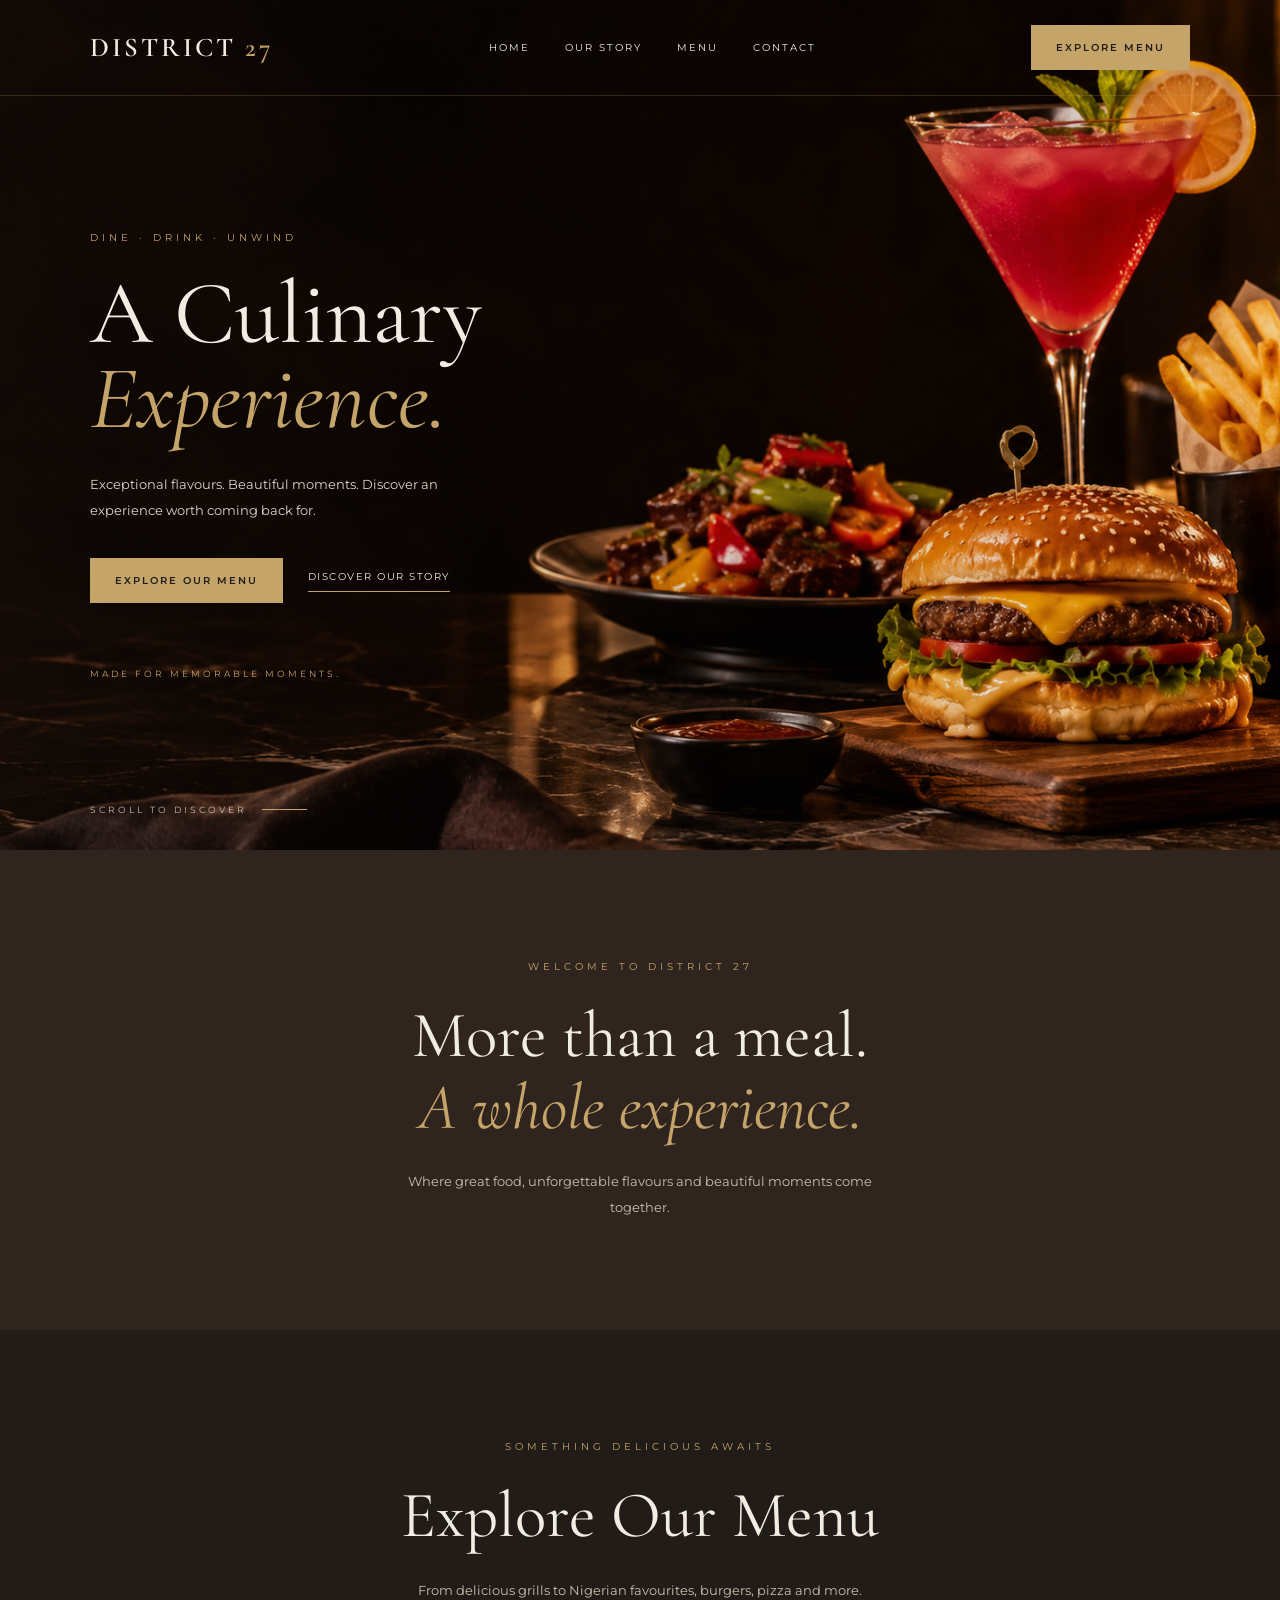
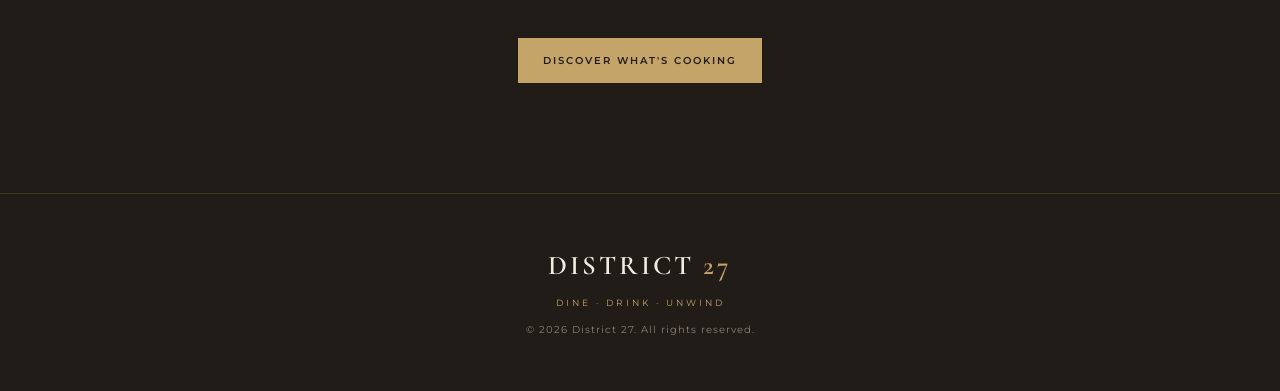
<file: index.html>
<!DOCTYPE html>
<html lang="en">
<head>
    <meta charset="UTF-8">
    <meta name="viewport" content="width=device-width, initial-scale=1.0">

    <title>District 27 | A Taste of Excellence</title>

    <link rel="stylesheet" href="style.css">

    <link rel="preconnect" href="https://fonts.googleapis.com">
    <link rel="preconnect" href="https://fonts.gstatic.com" crossorigin>

    <link href="https://fonts.googleapis.com/css2?family=Cormorant+Garamond:wght@400;500;600;700&family=Montserrat:wght@300;400;500;600;700&family=Allura&display=swap" rel="stylesheet">
</head>

<body>

    <header class="navbar">

        <a href="index.html" class="logo">
            DISTRICT <span>27</span>
        </a>

        <nav>
            <a href="index.html">HOME</a>
            <a href="#story">OUR STORY</a>
            <a href="menu.html">MENU</a>
            <a href="#contact">CONTACT</a>
        </nav>

        <a href="menu.html" class="nav-button">EXPLORE MENU</a>

    </header>


    <main>

        <section class="hero">

            <div class="hero-content">

                <p class="eyebrow">DINE · DRINK · UNWIND</p>

                <h1>
                    A Culinary
                    <span>Experience.</span>
                </h1>

                <p class="hero-description">
                    Exceptional flavours. Beautiful moments.
                    Discover an experience worth coming back for.
                </p>

                <div class="hero-buttons">

                    <a href="menu.html" class="primary-button">
                        EXPLORE OUR MENU
                    </a>

                    <a href="#story" class="secondary-button">
                        DISCOVER OUR STORY
                    </a>

                </div>

                <p class="hero-note">
                    MADE FOR MEMORABLE MOMENTS.
                </p>

            </div>

            <div class="scroll-indicator">
                SCROLL TO DISCOVER
                <span></span>
            </div>

        </section>


        <section class="intro" id="story">

            <p class="eyebrow">WELCOME TO DISTRICT 27</p>

            <h2>
                More than a meal.
                <span>A whole experience.</span>
            </h2>

            <p>
                Where great food, unforgettable flavours and
                beautiful moments come together.
            </p>

        </section>


        <section class="menu-preview" id="menu">

            <p class="eyebrow">SOMETHING DELICIOUS AWAITS</p>

            <h2>Explore Our Menu</h2>

            <p>
                From delicious grills to Nigerian favourites,
                burgers, pizza and more.
            </p>

            <a href="menu.html" class="primary-button">
                DISCOVER WHAT'S COOKING
            </a>

        </section>

    </main>


    <footer id="contact">

        <a href="index.html" class="logo">
            DISTRICT <span>27</span>
        </a>

        <p>DINE · DRINK · UNWIND</p>

        <p class="copyright">
            © 2026 District 27. All rights reserved.
        </p>

    </footer>

</body>
</html>
</file>
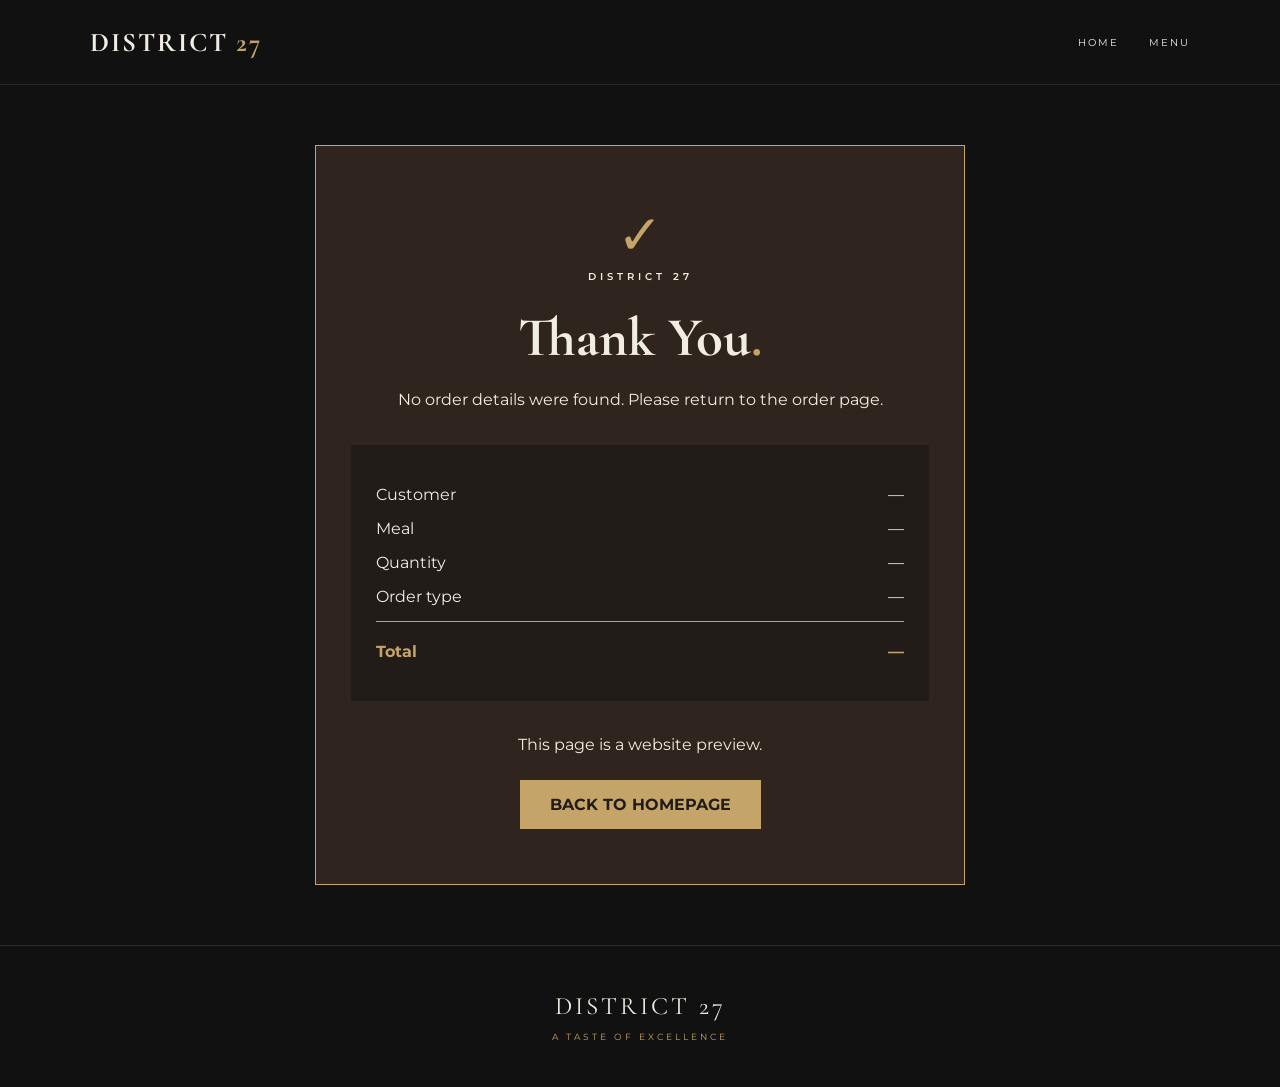
<file: confirmation.html>
<!DOCTYPE html>
<html lang="en">
<head>
    <meta charset="UTF-8">
    <meta name="viewport" content="width=device-width, initial-scale=1.0">
    <title>District 27 | Order Confirmation</title>

    <link rel="stylesheet" href="order.css">

    <link href="https://fonts.googleapis.com/css2?family=Montserrat:wght@300;400;500;600;700&family=Cormorant+Garamond:wght@400;500;600;700&display=swap" rel="stylesheet">

    <style>
        .confirmation {
            min-height: 75vh;
            display: flex;
            align-items: center;
            justify-content: center;
            padding: 60px 20px;
        }

        .confirmation-card {
            width: 100%;
            max-width: 650px;
            padding: 55px 35px;
            text-align: center;
            background: #30251E;
            border: 1px solid #C5A46A;
        }

        .confirmation-icon {
            font-size: 55px;
            color: #C5A46A;
        }

        .confirmation h1 {
            font-family: 'Cormorant Garamond', serif;
            font-size: 55px;
            color: #F2EDE3;
            margin: 15px 0;
        }

        .confirmation h1 span {
            color: #C5A46A;
        }

        .confirmation p {
            color: #F2EDE3;
            line-height: 1.8;
        }

        .order-details {
            text-align: left;
            margin: 30px 0;
            padding: 25px;
            background: #211C17;
            color: #F2EDE3;
        }

        .detail-row {
            display: flex;
            justify-content: space-between;
            gap: 15px;
            margin: 15px 0;
        }

        .detail-row span:last-child {
            text-align: right;
        }

        .confirmation-total {
            color: #C5A46A;
            font-weight: bold;
            border-top: 1px solid #C5A46A;
            padding-top: 20px;
        }

        .home-button {
            display: inline-block;
            margin-top: 20px;
            padding: 15px 30px;
            background: #C5A46A;
            color: #211C17;
            text-decoration: none;
            font-weight: bold;
        }

        @media(max-width: 500px) {
            .confirmation h1 {
                font-size: 42px;
            }

            .confirmation-card {
                padding: 35px 20px;
            }
        }
    </style>
</head>

<body>

    <header class="order-header">
        <a href="index.html" class="logo">
            DISTRICT <span>27</span>
        </a>

        <nav>
            <a href="index.html">HOME</a>
            <a href="menu.html">MENU</a>
        </nav>
    </header>

    <main class="confirmation">

        <div class="confirmation-card">

            <div class="confirmation-icon">✓</div>

            <p class="eyebrow">DISTRICT 27</p>

            <h1>Thank You<span>.</span></h1>

            <p id="confirmationMessage">
                Your demo order has been received successfully.
            </p>

            <div class="order-details">

                <div class="detail-row">
                    <span>Customer</span>
                    <span id="customerName">—</span>
                </div>

                <div class="detail-row">
                    <span>Meal</span>
                    <span id="mealName">—</span>
                </div>

                <div class="detail-row">
                    <span>Quantity</span>
                    <span id="quantity">—</span>
                </div>

                <div class="detail-row">
                    <span>Order type</span>
                    <span id="orderType">—</span>
                </div>

                <div class="detail-row confirmation-total">
                    <span>Total</span>
                    <span id="totalPrice">—</span>
                </div>

            </div>

            <p id="demoNotice">
                This is a demonstration. No real payment was made and no real order was submitted.
            </p>

            <a href="index.html" class="home-button">
                BACK TO HOMEPAGE
            </a>

        </div>

    </main>

    <footer class="order-footer">
        <p>DISTRICT 27</p>
        <span>A TASTE OF EXCELLENCE</span>
    </footer>

    <script>

        const order = JSON.parse(
            sessionStorage.getItem("district27Order") || "null"
        );

        if (order) {
            document.getElementById("customerName").textContent =
                order.name || "—";

            document.getElementById("mealName").textContent =
                order.meal || "—";

            document.getElementById("quantity").textContent =
                order.quantity || "—";

            document.getElementById("orderType").textContent =
                order.orderType || "—";

            document.getElementById("totalPrice").textContent =
                order.total || "—";
        } else {
            document.getElementById("confirmationMessage").textContent =
                "No order details were found. Please return to the order page.";

            document.getElementById("demoNotice").textContent =
                "This page is a website preview.";
        }

    </script>

</body>
</html>
</file>
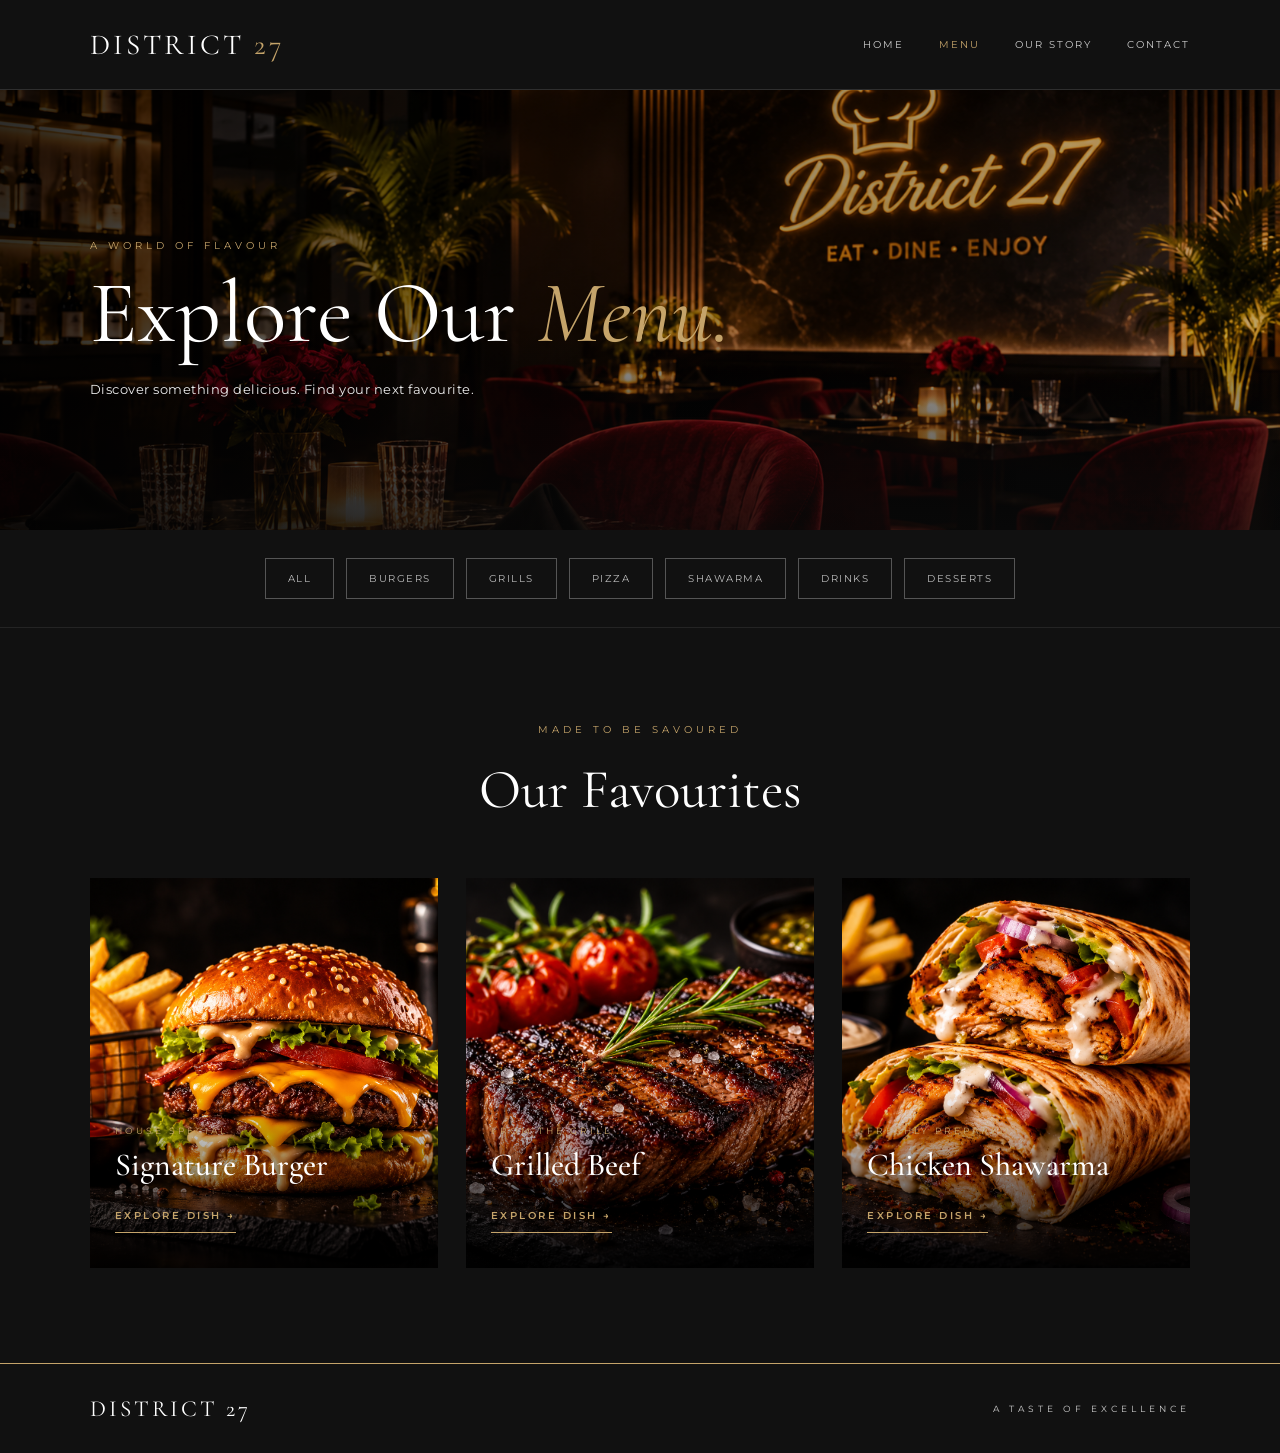
<file: menu.html>
<!DOCTYPE html>
<html lang="en">
<head>
    <meta charset="UTF-8">
    <meta name="viewport" content="width=device-width, initial-scale=1.0">
    <title>District 27 | Our Menu</title>

    <link rel="stylesheet" href="menu.css">

    <link href="https://fonts.googleapis.com/css2?family=Montserrat:wght@300;400;500;600;700&family=Cormorant+Garamond:wght@400;500;600;700&display=swap" rel="stylesheet">
</head>

<body>

    <header class="menu-header">
        <a href="index.html" class="logo">
            DISTRICT <span>27</span>
        </a>

        <nav>
            <a href="index.html">HOME</a>
            <a href="menu.html" class="active">MENU</a>
            <a href="index.html#story">OUR STORY</a>
            <a href="index.html#contact">CONTACT</a>
        </nav>
    </header>

    <main>

        <section class="menu-hero">
            <p class="eyebrow">A WORLD OF FLAVOUR</p>
            <h1>Explore Our <span>Menu.</span></h1>
            <p>Discover something delicious. Find your next favourite.</p>
        </section>

        <section class="menu-categories">
            <button type="button">ALL</button>
            <button type="button">BURGERS</button>
            <button type="button">GRILLS</button>
            <button type="button">PIZZA</button>
            <button type="button">SHAWARMA</button>
            <button type="button">DRINKS</button>
            <button type="button">DESSERTS</button>
        </section>

        <section class="menu-items">

            <p class="eyebrow">MADE TO BE SAVOURED</p>
            <h2>Our Favourites</h2>

            <div class="food-grid">

                <div class="food-card">
                    <img src="images/burger.jpg" alt="Signature Burger">

                    <div class="food-info">
                        <p>HOUSE SPECIAL</p>
                        <h3>Signature Burger</h3>

                        <a href="order.html?food=burger">
                            EXPLORE DISH →
                        </a>
                    </div>
                </div>

                <div class="food-card">
                    <img src="images/grilled-beef.png" alt="Grilled Beef">

                    <div class="food-info">
                        <p>FROM THE GRILL</p>
                        <h3>Grilled Beef</h3>

                        <a href="order.html?food=beef">
                            EXPLORE DISH →
                        </a>
                    </div>
                </div>

                <div class="food-card">
                    <img src="images/shawarma.png" alt="Chicken Shawarma">

                    <div class="food-info">
                        <p>FRESHLY PREPARED</p>
                        <h3>Chicken Shawarma</h3>

                        <a href="order.html?food=shawarma">
                            EXPLORE DISH →
                        </a>
                    </div>
                </div>

            </div>
        </section>

    </main>

    <footer class="menu-footer">
        <p>DISTRICT 27</p>
        <span>A TASTE OF EXCELLENCE</span>
    </footer>

</body>
</html>
</file>
<file: style.css>
* {
    margin: 0;
    padding: 0;
    box-sizing: border-box;
}

html {
    scroll-behavior: smooth;
    width: 100%;
    overflow-x: hidden;
}

body {
    width: 100%;
    background: #211C17;
    color: #F2EDE3;
    font-family: 'Montserrat', sans-serif;
    overflow-x: hidden;
}

a {
    text-decoration: none;
    color: inherit;
}

/* NAVIGATION */

.navbar {
    min-height: 95px;
    padding: 25px 7%;
    display: flex;
    align-items: center;
    justify-content: space-between;
    position: absolute;
    top: 0;
    left: 0;
    width: 100%;
    z-index: 10;
    border-bottom: 1px solid rgba(197,164,106,.2);
    animation: fadeDown 1s ease both;
}

.logo {
    font-family: 'Cormorant Garamond', serif;
    font-size: 27px;
    letter-spacing: 3px;
    font-weight: 600;
}

.logo span {
    color: #C5A46A;
}

nav {
    display: flex;
    gap: 35px;
}

nav a {
    font-size: 10px;
    letter-spacing: 2px;
    transition: color .3s ease;
}

nav a:hover {
    color: #C5A46A;
}

/* BUTTONS */

.nav-button,
.primary-button {
    background: #C5A46A;
    color: #211C17;
    padding: 16px 25px;
    font-size: 10px;
    font-weight: 600;
    letter-spacing: 2px;
    display: inline-block;
    transition: all .35s ease;
}

.nav-button:hover,
.primary-button:hover {
    background: #F2EDE3;
    transform: translateY(-4px);
}

/* HERO BACKGROUND */

.hero {
    min-height: 850px;
    padding: 150px 7% 90px;
    display: flex;
    align-items: center;
    position: relative;
    isolation: isolate;
    overflow: hidden;

    background:
        linear-gradient(
            90deg,
            rgba(20,15,11,.45) 0%,
            rgba(20,15,11,.20) 40%,
            rgba(20,15,11,.05) 100%
        ),
        url("images/hero-food.png");

    background-size: cover;
    background-position: center;
    background-repeat: no-repeat;

    animation: backgroundReveal 1.5s ease both;
}

/* HERO TEXT */

.hero-content {
    max-width: 550px;
    position: relative;
    z-index: 2;
    animation: fadeUp 1.2s ease .3s both;
}

.eyebrow {
    color: #C5A46A;
    font-size: 10px;
    letter-spacing: 4px;
    margin-bottom: 27px;
}

.hero h1 {
    font-family: 'Cormorant Garamond', serif;
    font-size: clamp(65px, 7vw, 105px);
    line-height: .95;
    font-weight: 400;
    margin-bottom: 30px;
}

.hero h1 span {
    display: block;
    color: #C5A46A;
    font-style: italic;
}

.hero-description {
    max-width: 380px;
    color: #E0D6C9;
    font-size: 13px;
    line-height: 2;
    margin-bottom: 35px;
}

.hero-buttons {
    display: flex;
    align-items: center;
    flex-wrap: wrap;
    gap: 25px;
}

.secondary-button {
    font-size: 10px;
    letter-spacing: 1.5px;
    border-bottom: 1px solid #C5A46A;
    padding-bottom: 8px;
    transition: color .3s ease;
}

.secondary-button:hover {
    color: #C5A46A;
}

.hero-note {
    color: #C5A46A;
    font-size: 9px;
    letter-spacing: 3px;
    margin-top: 65px;
}

/* SCROLL INDICATOR */

.scroll-indicator {
    position: absolute;
    bottom: 35px;
    left: 7%;
    font-size: 9px;
    letter-spacing: 3px;
    color: #C9BFB1;
    display: flex;
    align-items: center;
    gap: 15px;
}

.scroll-indicator span {
    width: 45px;
    height: 1px;
    background: #C5A46A;
}

/* INTRODUCTION */

.intro {
    padding: 110px 20px;
    text-align: center;
    background: #30251E;
}

.intro h2,
.menu-preview h2 {
    font-family: 'Cormorant Garamond', serif;
    font-size: clamp(42px, 6vw, 65px);
    font-weight: 400;
    line-height: 1.1;
}

.intro h2 span {
    display: block;
    color: #C5A46A;
    font-style: italic;
}

.intro > p:last-child,
.menu-preview > p:not(.eyebrow) {
    max-width: 480px;
    margin: 25px auto 0;
    color: #C9BFB1;
    font-size: 13px;
    line-height: 2;
}

/* MENU PREVIEW */

.menu-preview {
    text-align: center;
    padding: 110px 20px;
}

.menu-preview .primary-button {
    margin-top: 35px;
}

/* FOOTER */

footer {
    text-align: center;
    padding: 55px 20px;
    border-top: 1px solid rgba(197,164,106,.2);
}

footer > p {
    margin-top: 15px;
    color: #C5A46A;
    font-size: 9px;
    letter-spacing: 3px;
}

footer .copyright {
    color: #8C8174;
    font-size: 10px;
    letter-spacing: 1px;
}

/* ANIMATIONS */

@keyframes fadeUp {
    from {
        opacity: 0;
        transform: translateY(35px);
    }

    to {
        opacity: 1;
        transform: translateY(0);
    }
}

@keyframes fadeDown {
    from {
        opacity: 0;
        transform: translateY(-20px);
    }

    to {
        opacity: 1;
        transform: translateY(0);
    }
}

@keyframes backgroundReveal {
    from {
        opacity: .5;
        transform: scale(1.03);
    }

    to {
        opacity: 1;
        transform: scale(1);
    }
}

/* TABLETS */

@media (max-width: 850px) {

    .navbar {
        flex-wrap: wrap;
        gap: 20px;
    }

    nav {
        order: 3;
        width: 100%;
        justify-content: center;
        flex-wrap: wrap;
        gap: 20px;
    }

    .hero {
        min-height: 750px;
        background-position: center;
    }
}

/* MOBILE */

@media (max-width: 600px) {

    .navbar {
        min-height: auto;
        padding: 20px 5%;
        gap: 17px;
    }

    .logo {
        font-size: 24px;
    }

    .nav-button {
        padding: 12px 14px;
        font-size: 8px;
        letter-spacing: 1px;
    }

    nav {
        gap: 14px;
    }

    nav a {
        font-size: 9px;
        letter-spacing: 1.3px;
    }

    .hero {
        min-height: 720px;
        padding: 165px 6% 85px;
        background-position: 65% center;
    }

    .hero-content {
        max-width: 100%;
    }

    .eyebrow {
        font-size: 9px;
        letter-spacing: 3px;
        margin-bottom: 22px;
    }

    .hero h1 {
        font-size: clamp(52px, 13vw, 70px);
        line-height: .98;
    }

    .hero-description {
        max-width: 340px;
        font-size: 12px;
        line-height: 1.9;
    }

    .hero-buttons {
        gap: 18px;
    }

    .hero-note {
        margin-top: 45px;
        font-size: 8px;
        letter-spacing: 2px;
    }

    .scroll-indicator {
        left: 6%;
        bottom: 25px;
        font-size: 8px;
    }

    .intro {
        padding: 75px 6%;
    }

    .intro h2,
    .menu-preview h2 {
        font-size: clamp(39px, 10vw, 52px);
    }

    .intro > p:last-child,
    .menu-preview > p:not(.eyebrow) {
        font-size: 12px;
        line-height: 1.9;
    }

    .menu-preview {
        padding: 75px 6%;
    }

    .menu-preview .primary-button {
        padding: 15px 19px;
        font-size: 9px;
    }

    footer {
        padding: 40px 15px;
    }
}

/* SMALL PHONES */

@media (max-width: 380px) {

    .navbar {
        padding: 18px 4%;
    }

    .logo {
        font-size: 21px;
        letter-spacing: 2px;
    }

    .nav-button {
        padding: 11px 10px;
        font-size: 7px;
    }

    nav {
        gap: 11px;
    }

    nav a {
        font-size: 8px;
        letter-spacing: 1px;
    }

    .hero {
        min-height: 680px;
        padding: 155px 5% 75px;
        background-position: 65% center;
    }

    .hero h1 {
        font-size: 50px;
    }

    .hero-description {
        font-size: 11px;
    }

    .hero-buttons {
        gap: 14px;
    }

    .primary-button {
        padding: 14px 16px;
        font-size: 9px;
    }

    .hero-note {
        font-size: 7px;
        letter-spacing: 1.5px;
    }

    .intro,
    .menu-preview {
        padding: 65px 5%;
    }
}
</file>
<file: order.css>
* {
    margin: 0;
    padding: 0;
    box-sizing: border-box;
}

html {
    width: 100%;
    overflow-x: hidden;
    scroll-behavior: smooth;
}

body {
    width: 100%;
    overflow-x: hidden;
    background: #111;
    color: #f2ede3;
    font-family: 'Montserrat', sans-serif;
}

/* HEADER */

.order-header {
    min-height: 85px;
    padding: 0 7%;
    display: flex;
    align-items: center;
    justify-content: space-between;
    border-bottom: 1px solid rgba(255,255,255,0.1);
}

.logo {
    color: #f2ede3;
    font-family: 'Cormorant Garamond', serif;
    font-size: 27px;
    font-weight: 700;
    letter-spacing: 2px;
    text-decoration: none;
}

.logo span {
    color: #c5a46a;
}

.order-header nav {
    display: flex;
    gap: 30px;
}

.order-header nav a {
    color: #eee;
    font-size: 10px;
    letter-spacing: 2px;
    text-decoration: none;
    transition: color 0.3s ease;
}

.order-header nav a:hover {
    color: #c5a46a;
}

/* INTRODUCTION */

.order-hero {
    padding: 100px 7% 75px;
    text-align: center;
    background:
        linear-gradient(rgba(0,0,0,0.75), rgba(0,0,0,0.9)),
        url("images/menu-hero.png") center/cover no-repeat;
}

.eyebrow {
    color: #c5a46a;
    font-size: 10px;
    font-weight: 600;
    letter-spacing: 4px;
    margin-bottom: 18px;
}

.order-hero h1 {
    font-family: 'Cormorant Garamond', serif;
    font-size: clamp(48px, 8vw, 85px);
    font-weight: 500;
    margin-bottom: 15px;
}

.order-hero h1 span {
    color: #c5a46a;
}

.order-hero > p:last-child {
    color: #c5c0b8;
    font-size: 13px;
    line-height: 1.8;
}

/* ORDER LAYOUT */

.order-layout {
    display: grid;
    grid-template-columns: 1.5fr 0.8fr;
    gap: 70px;
    padding: 80px 10%;
    max-width: 1400px;
    margin: auto;
}

.order-form,
.order-summary {
    min-width: 0;
}

.order-form h2,
.order-summary h2 {
    font-family: 'Cormorant Garamond', serif;
    font-size: 34px;
    font-weight: 500;
    margin-bottom: 28px;
}

.order-form > label:not(.extra-option) {
    display: block;
    color: #c5a46a;
    font-size: 11px;
    letter-spacing: 1px;
    margin: 22px 0 10px;
}

.order-form select,
.order-form input:not([type="checkbox"]),
.order-form textarea {
    width: 100%;
    max-width: 100%;
    min-width: 0;
    padding: 17px;
    background: #1c1c1c;
    border: 1px solid #38332c;
    border-radius: 0;
    color: #f2ede3;
    font-family: 'Montserrat', sans-serif;
    font-size: 13px;
    outline: none;
    transition: border 0.3s ease;
}

.order-form select:focus,
.order-form input:focus,
.order-form textarea:focus {
    border-color: #c5a46a;
}

.order-form textarea {
    min-height: 110px;
    resize: vertical;
}

.section-label {
    margin-top: 55px;
}

.small-note {
    color: #999;
    font-size: 11px;
    line-height: 1.8;
    margin-bottom: 20px;
}

.extra-option {
    display: flex;
    align-items: center;
    gap: 12px;
    padding: 17px;
    margin: 10px 0;
    background: #1b1b1b;
    border: 1px solid #302c26;
    color: #ddd;
    font-size: 12px;
    cursor: pointer;
    transition: border 0.3s ease;
}

.extra-option:hover {
    border-color: #c5a46a;
}

.extra-option input {
    accent-color: #c5a46a;
    width: 16px;
    height: 16px;
    flex-shrink: 0;
}

/* ORDER SUMMARY */

.order-summary {
    align-self: start;
    position: sticky;
    top: 30px;
    padding: 35px;
    background: #1b1b1b;
    border: 1px solid #38332c;
}

.summary-line,
.summary-total {
    display: flex;
    justify-content: space-between;
    gap: 15px;
    padding: 18px 0;
    border-bottom: 1px solid #38332c;
    color: #c9c3b9;
    font-size: 12px;
}

.summary-line span:last-child,
.summary-total span:last-child {
    text-align: right;
}

.summary-total {
    margin-top: 15px;
    border-bottom: none;
    color: #f2ede3;
    font-size: 15px;
    font-weight: 600;
}

.summary-total span:last-child {
    color: #c5a46a;
}

.order-summary button {
    width: 100%;
    padding: 19px;
    margin-top: 25px;
    background: #c5a46a;
    border: none;
    color: #111;
    font-family: 'Montserrat', sans-serif;
    font-size: 11px;
    font-weight: 700;
    letter-spacing: 2px;
    cursor: pointer;
    transition: background 0.3s ease, transform 0.3s ease;
}

.order-summary button:hover {
    background: #e0c18a;
    transform: translateY(-3px);
}

.order-summary .small-note {
    margin-top: 20px;
    margin-bottom: 0;
}

/* DELIVERY AND PICKUP OPTIONS */

.delivery-options {
    display: flex;
    gap: 15px;
    margin: 15px 0 25px;
}

.delivery-options label {
    flex: 1;
    min-width: 0;
    display: flex;
    align-items: center;
    justify-content: center;
    gap: 10px;
    padding: 20px 12px;
    background: #1b1b1b;
    border: 1px solid #38332c;
    color: #f2ede3;
    font-size: 11px;
    letter-spacing: 2px;
    cursor: pointer;
    transition: 0.3s ease;
}

.delivery-options label:hover {
    border-color: #c5a46a;
}

.delivery-options input {
    accent-color: #c5a46a;
}

#addressSection {
    transition: opacity 0.3s ease;
}

/* FOOTER */

.order-footer {
    padding: 45px 20px;
    text-align: center;
    border-top: 1px solid #302c26;
}

.order-footer p {
    font-family: 'Cormorant Garamond', serif;
    font-size: 25px;
    letter-spacing: 3px;
}

.order-footer span {
    display: block;
    margin-top: 10px;
    color: #c5a46a;
    font-size: 9px;
    letter-spacing: 3px;
}

/* TABLET */

@media (max-width: 900px) {
    .order-layout {
        grid-template-columns: 1fr;
        gap: 45px;
        padding: 60px 7%;
    }

    .order-summary {
        position: static;
    }
}

/* MOBILE */

@media (max-width: 600px) {
    .order-header {
        min-height: auto;
        padding: 20px 5%;
        flex-direction: column;
        gap: 17px;
    }

    .logo {
        font-size: 25px;
    }

    .order-header nav {
        width: 100%;
        gap: 15px;
        flex-wrap: wrap;
        justify-content: center;
    }

    .order-header nav a {
        font-size: 9px;
        letter-spacing: 1.5px;
    }

    .order-hero {
        padding: 70px 6%;
    }

    .eyebrow {
        font-size: 9px;
        letter-spacing: 3px;
    }

    .order-hero h1 {
        font-size: clamp(43px, 12vw, 60px);
        line-height: 1.05;
    }

    .order-hero > p:last-child {
        font-size: 12px;
    }

    .order-layout {
        display: flex;
        flex-direction: column;
        gap: 40px;
        padding: 45px 6%;
    }

    .order-form h2,
    .order-summary h2 {
        font-size: 30px;
    }

    .order-form select,
    .order-form input:not([type="checkbox"]),
    .order-form textarea {
        padding: 15px;
        font-size: 16px;
    }

    .extra-option {
        padding: 15px 12px;
        font-size: 11px;
    }

    .delivery-options {
        gap: 10px;
    }

    .delivery-options label {
        padding: 16px 8px;
        gap: 7px;
        font-size: 10px;
        letter-spacing: 1px;
    }

    .order-summary {
        width: 100%;
        padding: 23px 18px;
    }

    .summary-line,
    .summary-total {
        font-size: 11px;
    }

    .order-summary button {
        padding: 18px 12px;
        font-size: 10px;
    }

    .order-footer {
        padding: 35px 15px;
    }

    .order-footer p {
        font-size: 22px;
    }
}

/* SMALL PHONES */

@media (max-width: 380px) {
    .order-header nav {
        gap: 11px;
    }

    .order-header nav a {
        font-size: 8px;
    }

    .order-layout {
        padding-left: 5%;
        padding-right: 5%;
    }

    .delivery-options {
        flex-direction: column;
    }

    .delivery-options label {
        min-height: 48px;
    }

    .order-summary {
        padding: 20px 14px;
    }
}
</file>
<file: menu.css>
/* =================================
   DISTRICT 27 — MENU PAGE
================================= */

* {
    margin: 0;
    padding: 0;
    box-sizing: border-box;
}

html {
    scroll-behavior: smooth;
    width: 100%;
    overflow-x: hidden;
}

body {
    width: 100%;
    background: #111111;
    color: #ffffff;
    font-family: 'Montserrat', sans-serif;
    overflow-x: hidden;
}

/* HEADER */

.menu-header {
    min-height: 90px;
    padding: 0 7%;
    display: flex;
    align-items: center;
    justify-content: space-between;
    border-bottom: 1px solid rgba(255,255,255,0.12);
    background: #111111;
}

.logo {
    color: #ffffff;
    text-decoration: none;
    font-family: 'Cormorant Garamond', serif;
    font-size: 29px;
    letter-spacing: 3px;
}

.logo span {
    color: #C5A46A;
}

.menu-header nav {
    display: flex;
    gap: 35px;
}

.menu-header nav a {
    color: #cccccc;
    text-decoration: none;
    font-size: 10px;
    letter-spacing: 2px;
    transition: color 0.3s ease;
}

.menu-header nav a:hover,
.menu-header nav a.active {
    color: #C5A46A;
}

/* MENU HERO */

.menu-hero {
    min-height: 440px;
    padding: 115px 7% 95px;
    display: flex;
    flex-direction: column;
    justify-content: center;
    text-align: left;

    background:
        linear-gradient(
            90deg,
            rgba(0,0,0,0.82),
            rgba(0,0,0,0.40),
            rgba(0,0,0,0.25)
        ),
        linear-gradient(
            0deg,
            rgba(17,17,17,0.65),
            transparent 45%
        ),
        url("images/menu-hero.png");

    background-size: cover;
    background-position: center;
    background-repeat: no-repeat;
}

.eyebrow {
    color: #C5A46A;
    font-size: 10px;
    letter-spacing: 4px;
    margin-bottom: 20px;
}

.menu-hero h1 {
    font-family: 'Cormorant Garamond', serif;
    font-size: clamp(48px, 7vw, 88px);
    font-weight: 400;
    line-height: 0.95;
    margin-bottom: 22px;
    max-width: 750px;
}

.menu-hero h1 span {
    color: #C5A46A;
    font-style: italic;
}

.menu-hero > p:last-child {
    color: #eeeeee;
    font-size: 13px;
    letter-spacing: 0.5px;
    line-height: 1.8;
}

/* CATEGORY BUTTONS */

.menu-categories {
    display: flex;
    justify-content: center;
    flex-wrap: wrap;
    gap: 12px;
    padding: 28px 7%;
    border-bottom: 1px solid rgba(255,255,255,0.08);
    background: #111111;
}

.menu-categories button {
    background: transparent;
    color: #bbbbbb;
    border: 1px solid #555555;
    padding: 13px 22px;
    font-family: 'Montserrat', sans-serif;
    font-size: 10px;
    letter-spacing: 1.5px;
    cursor: pointer;
    transition: all 0.35s ease;
}

.menu-categories button:hover {
    background: #C5A46A;
    color: #111111;
    border-color: #C5A46A;
    transform: translateY(-3px);
}

/* FOOD SECTION */

.menu-items {
    padding: 95px 7%;
    text-align: center;
    background: #111111;
}

.menu-items h2 {
    font-family: 'Cormorant Garamond', serif;
    font-size: 55px;
    font-weight: 400;
    margin-bottom: 55px;
}

/* FOOD GRID */

.food-grid {
    display: grid;
    grid-template-columns: repeat(3, minmax(0, 1fr));
    gap: 28px;
    text-align: left;
}

/* FOOD CARD */

.food-card {
    position: relative;
    height: 390px;
    width: 100%;
    min-width: 0;
    overflow: hidden;
    background: #222222;
    cursor: pointer;
}

.food-card img {
    width: 100%;
    height: 100%;
    object-fit: cover;
    display: block;
    transition: transform 0.8s ease;
}

.food-card:hover img {
    transform: scale(1.06);
}

/* IMAGE TEXT OVERLAY */

.food-info {
    position: absolute;
    bottom: 0;
    left: 0;
    width: 100%;
    padding: 35px 25px;

    background: linear-gradient(
        transparent,
        rgba(0,0,0,0.95)
    );

    text-align: left;
    transition: padding 0.4s ease;
}

.food-card:hover .food-info {
    padding-bottom: 43px;
}

.food-info p {
    color: #C5A46A;
    font-size: 9px;
    letter-spacing: 3px;
    margin-bottom: 9px;
}

.food-info h3 {
    font-family: 'Cormorant Garamond', serif;
    font-size: 32px;
    font-weight: 500;
    margin-bottom: 15px;
    color: #ffffff;
}

/* EXPLORE DISH LINK */

.food-info a {
    display: inline-block;
    color: #C5A46A;
    text-decoration: none;
    font-family: 'Montserrat', sans-serif;
    font-size: 10px;
    font-weight: 600;
    letter-spacing: 2.5px;
    padding: 10px 0;
    border-bottom: 1px solid #C5A46A;
    transition: all 0.35s ease;
}

.food-info a:hover {
    color: #ffffff;
    border-color: #ffffff;
    letter-spacing: 4px;
}

/* FOOTER */

.menu-footer {
    min-height: 90px;
    padding: 25px 7%;
    display: flex;
    justify-content: space-between;
    align-items: center;
    border-top: 1px solid #C5A46A;
    background: #111111;
}

.menu-footer p {
    font-family: 'Cormorant Garamond', serif;
    font-size: 23px;
    letter-spacing: 3px;
}

.menu-footer span {
    color: #cccccc;
    font-size: 9px;
    letter-spacing: 4px;
}

/* TABLET */

@media (max-width: 900px) {

    .food-grid {
        grid-template-columns: repeat(2, minmax(0, 1fr));
    }

    .menu-hero {
        min-height: 400px;
        padding: 90px 6%;
    }

    .menu-header {
        padding: 0 5%;
    }

    .menu-header nav {
        gap: 20px;
    }

    .menu-items {
        padding: 75px 5%;
    }
}

/* MOBILE */

@media (max-width: 600px) {

    .menu-header {
        min-height: auto;
        padding: 20px 5%;
        flex-direction: column;
        gap: 17px;
    }

    .logo {
        font-size: 26px;
    }

    .menu-header nav {
        width: 100%;
        flex-wrap: wrap;
        justify-content: center;
        gap: 15px;
    }

    .menu-header nav a {
        font-size: 9px;
        letter-spacing: 1.5px;
    }

    .menu-hero {
        min-height: 350px;
        padding: 75px 6%;
        background-position: center;
    }

    .eyebrow {
        font-size: 9px;
        letter-spacing: 3px;
    }

    .menu-hero h1 {
        font-size: clamp(43px, 12vw, 62px);
        line-height: 1;
    }

    .menu-hero > p:last-child {
        font-size: 12px;
        max-width: 300px;
    }

    .menu-categories {
        padding: 22px 5%;
        gap: 9px;
    }

    .menu-categories button {
        padding: 11px 14px;
        font-size: 9px;
        letter-spacing: 1px;
    }

    .menu-items {
        padding: 60px 5%;
    }

    .menu-items h2 {
        font-size: 43px;
        margin-bottom: 35px;
    }

    .food-grid {
        grid-template-columns: 1fr;
        gap: 22px;
    }

    .food-card {
        height: 380px;
    }

    .food-info {
        padding: 30px 20px;
    }

    .food-info h3 {
        font-size: 29px;
    }

    .menu-footer {
        padding: 25px 5%;
        flex-direction: column;
        gap: 12px;
        text-align: center;
    }
}

/* SMALL PHONES */

@media (max-width: 380px) {

    .menu-header nav {
        gap: 11px;
    }

    .menu-header nav a {
        font-size: 8px;
    }

    .menu-hero {
        padding: 65px 5%;
    }

    .menu-hero h1 {
        font-size: 43px;
    }

    .menu-categories button {
        padding: 10px 11px;
        font-size: 8px;
    }

    .food-card {
        height: 330px;
    }

    .food-info {
        padding: 25px 17px;
    }
}
</file>
